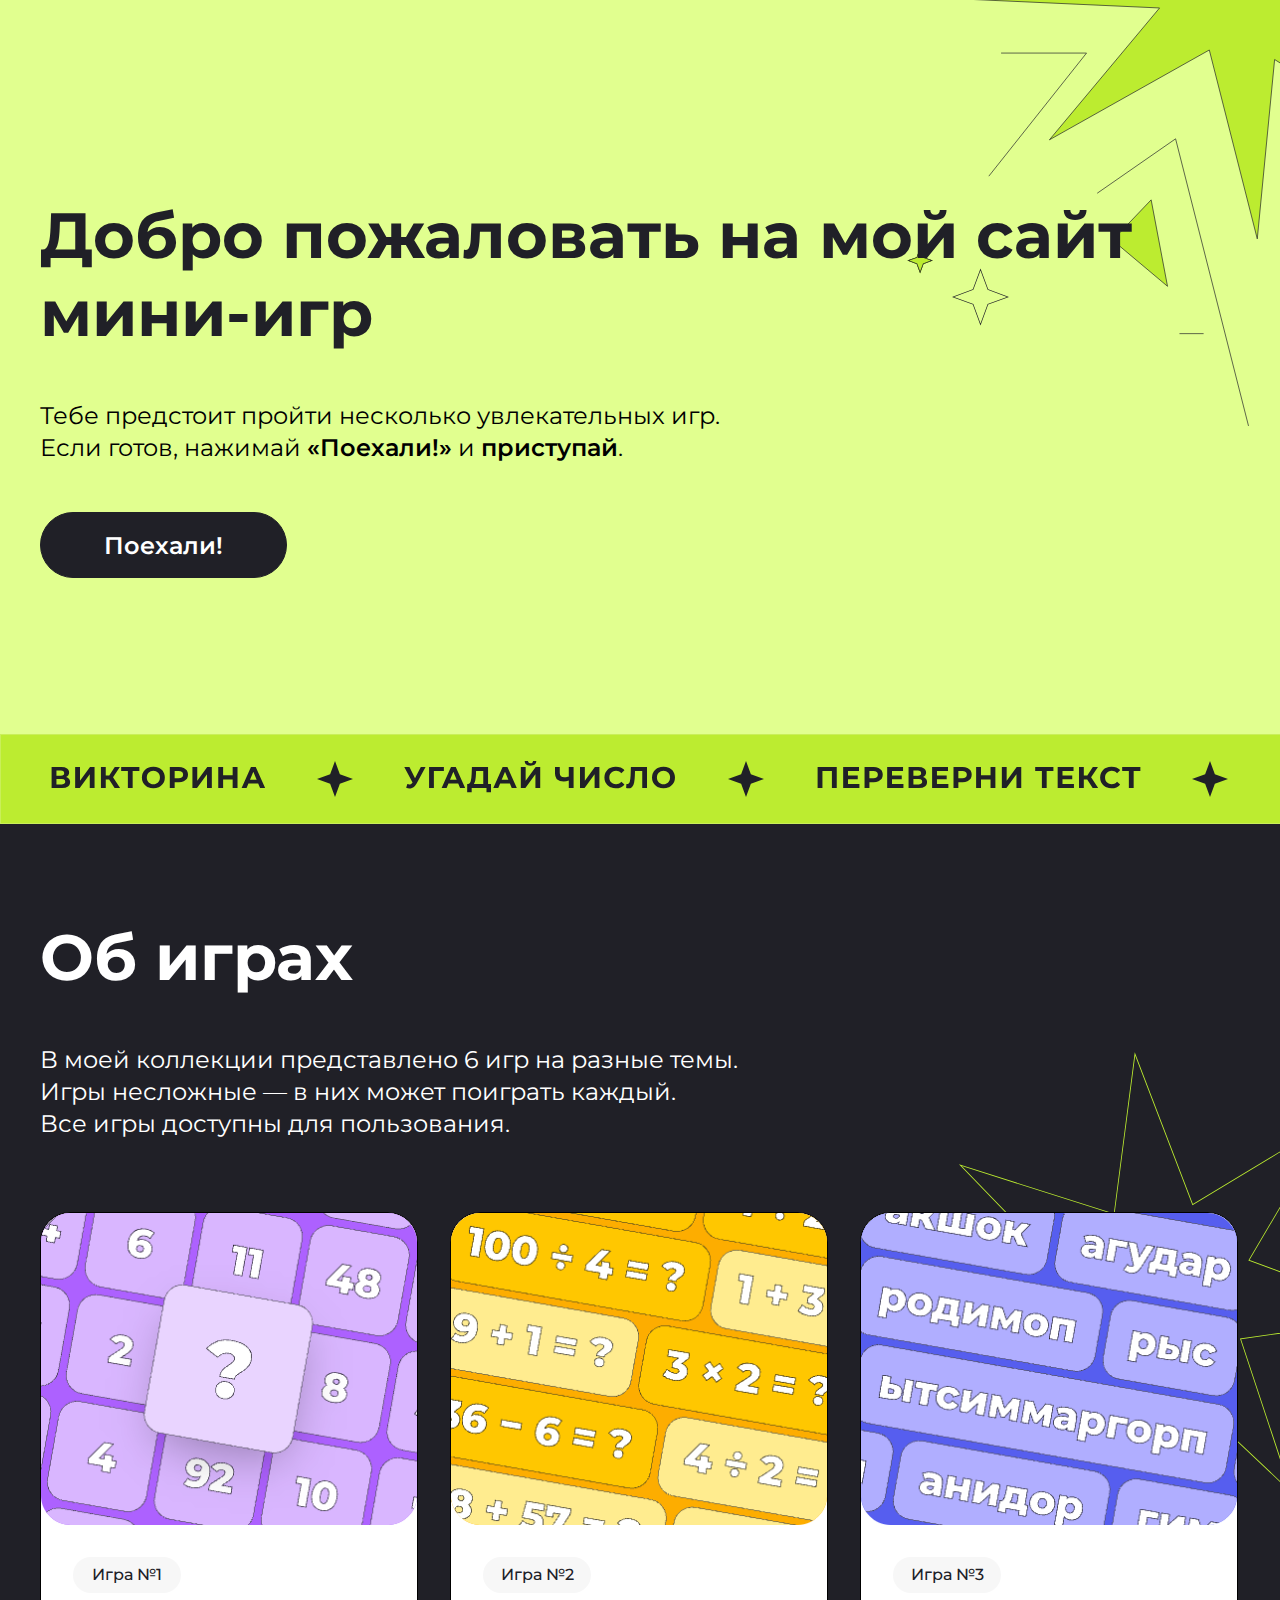
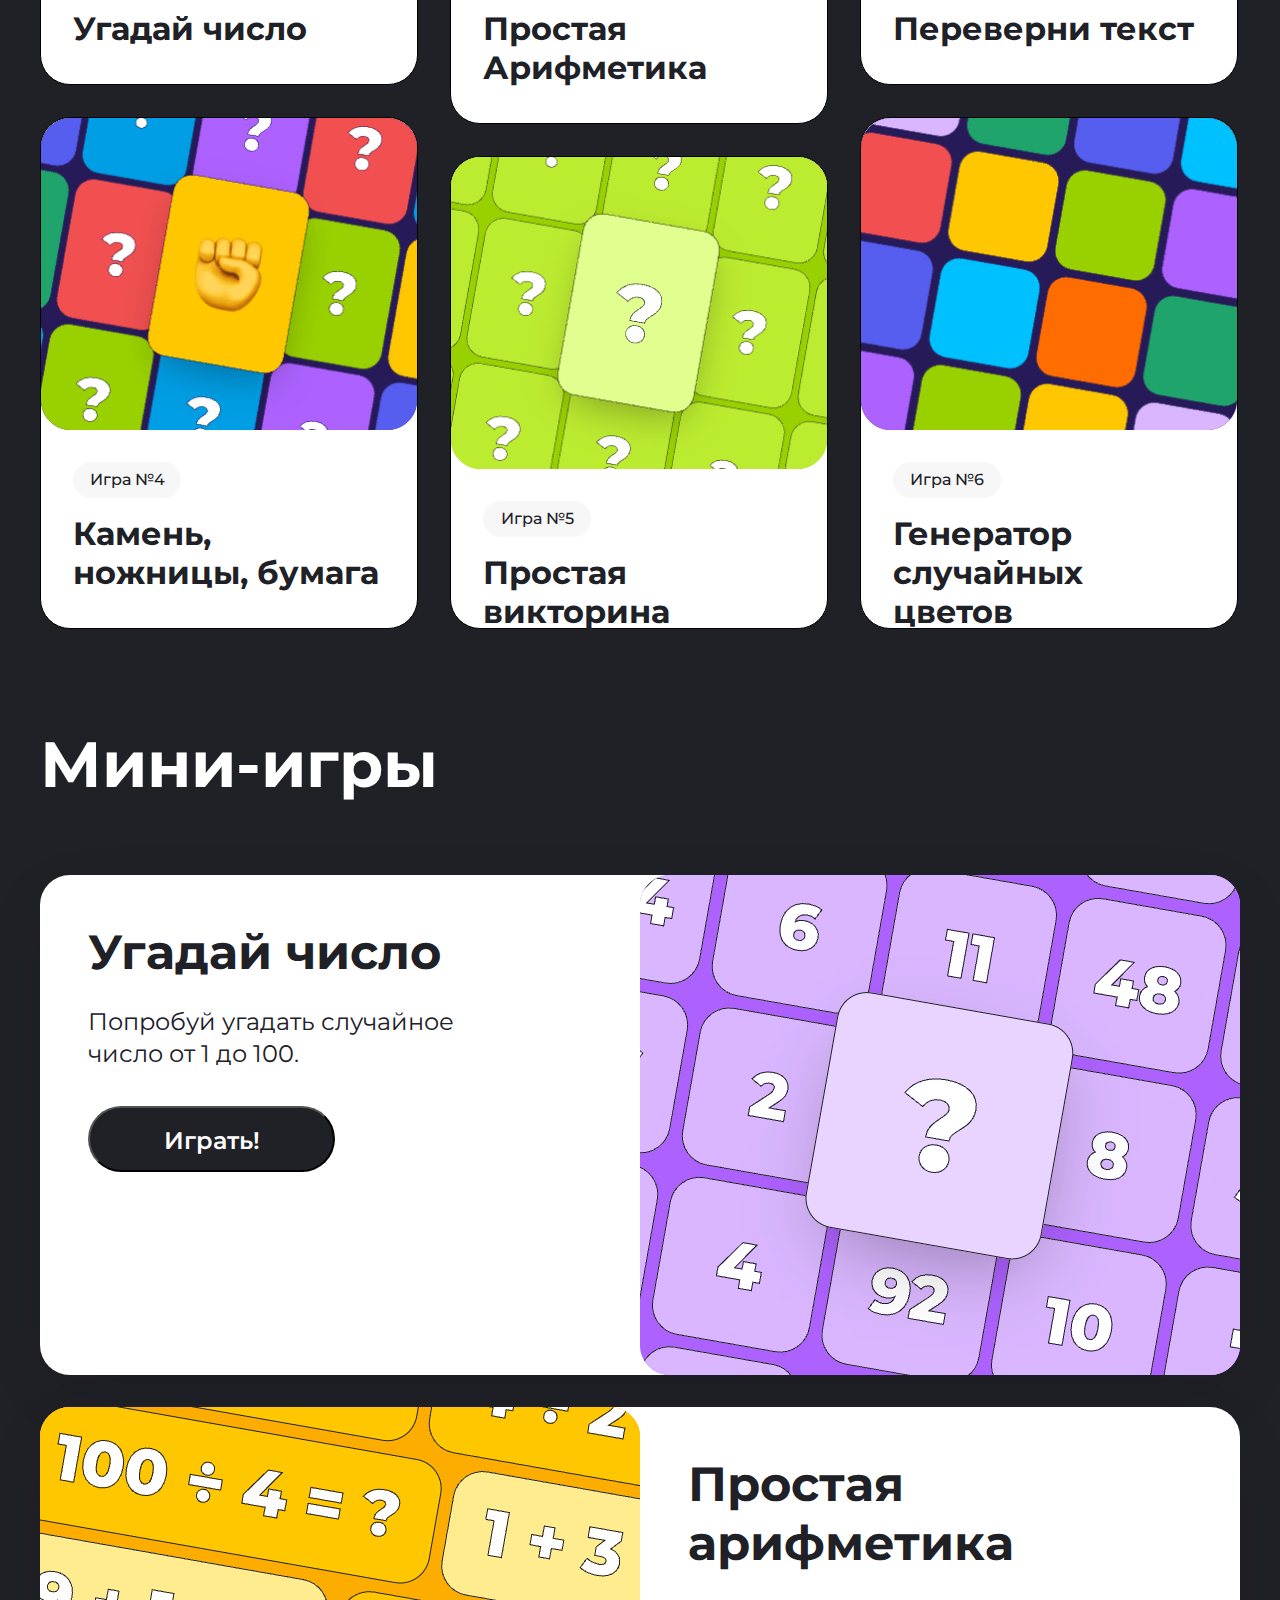
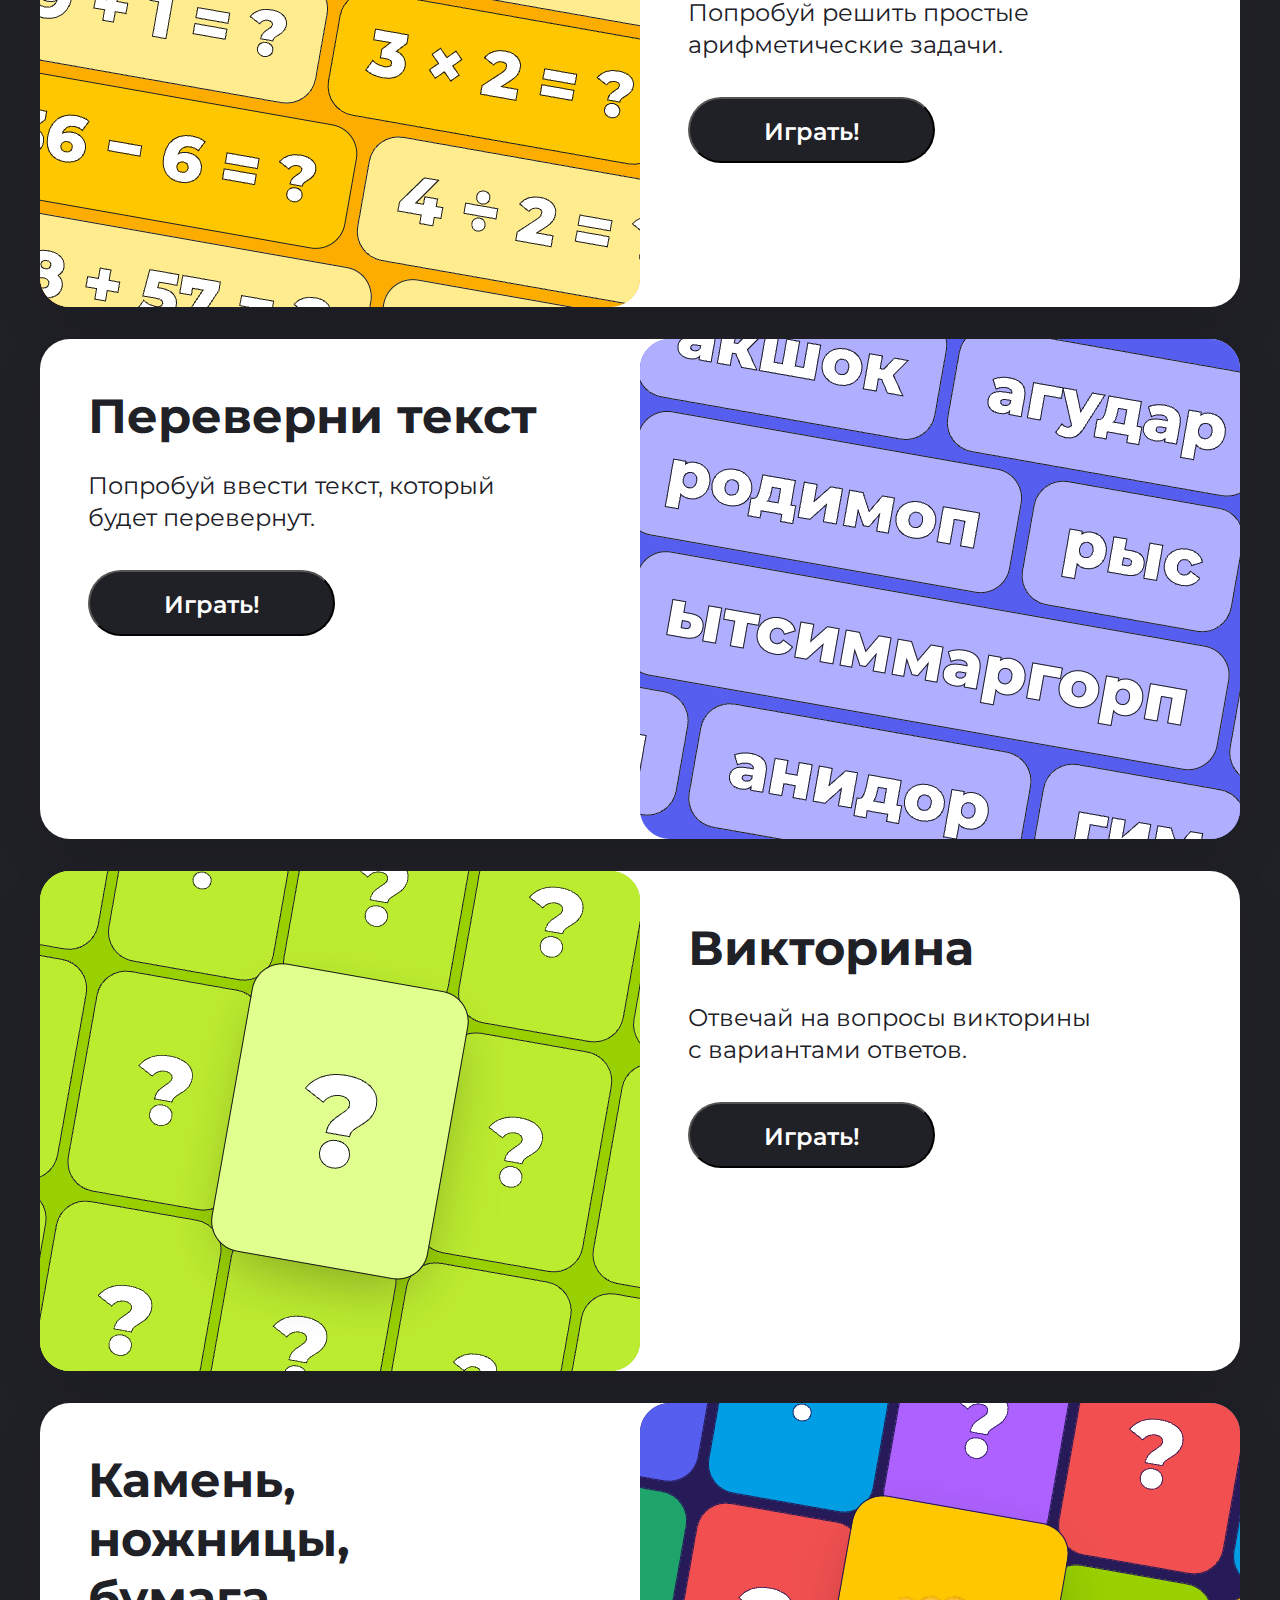
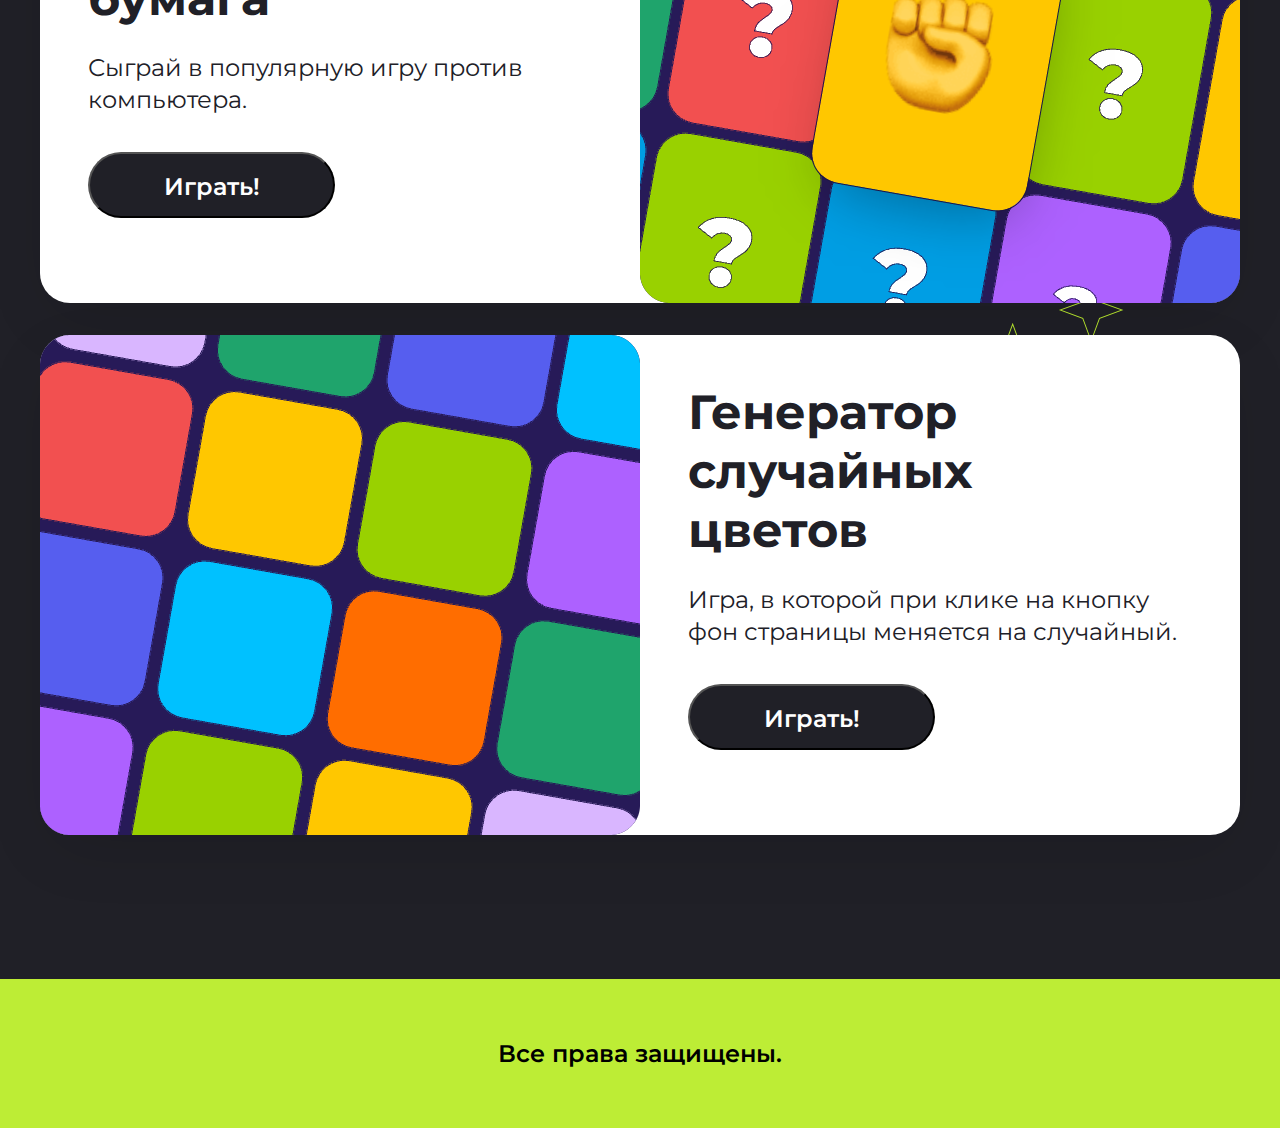
<file: index.html>
<!DOCTYPE html>
<html lang="en">
  <head>
    <meta charset="UTF-8" />
    <meta name="viewport" content="width=device-width, initial-scale=1.0" />
    <link rel="stylesheet" href="style.css"/>
    <title>Document</title>    
    <link rel="preconnect" href="https://fonts.googleapis.com">
    <link rel="preconnect" href="https://fonts.gstatic.com" crossorigin>
    <link href="https://fonts.googleapis.com/css2?family=Montserrat:ital,wght@0,100..900;1,100..900&display=swap" rel="stylesheet">
  </head>
  <body>
    <header class="header">
        <div class="header__box center">
            <h1 class="header__title">Добро пожаловать на мой сайт мини-игр</h1>
            <p class="header__text">Тебе предстоит пройти несколько увлекательных игр. <br> Если готов, нажимай <span class="header__text-bold">«Поехали!»</span> и <span class="header__text-bold">приступай</span>.</p>
            <a href="#game-preview" class="header__button">Поехали!</a>
        </div>
        <div class="header__line"></div>
    </header>
    <main>
        <div class="game-preview center " id="game-preview">
            <div class="game-preview__info">
                <h2 class="game-preview__title">Об играх</h2>
                <p class="game-preview__text">В моей коллекции представлено 6 игр на разные темы. <br>Игры несложные — в них
                    может поиграть каждый.
                    <br>Все игры доступны для пользования.
                </p>
            </div>

            <div class="cart">
                <div class="cart__conteiner">
                    <a href="#card1" class="card-link">                    
                        <div class="cart__item">                        
                            <img class="cart__img" src="img/Обложка карточки 1-1.png" alt="">
                            <div class="cart__info info">
                                <div class="info__number">
                                    <p class="info__text">Игра №1</p>
                                </div>
                                <h3 class="info__title">Угадай число</h3>
                            </div>                    
                        </div>
                    </a>

                    <a href="#card4" class="card-link">
                        <div class="cart__item-big">
                            <img class="cart__img" src="img/Обложка карточки 1-4.png" alt="">
                            <div class="cart__info info">
                                <div class="info__number">
                                    <p class="info__text">Игра №4</p>
                                </div>
                                <h3 class="info__title">Камень, ножницы, бумага</h3>
                            </div>                    
                        </div>
                    </a>

                </div>
                
                <div class="cart__conteiner">

                    <a href="#card2" class="card-link">
                        <div class="cart__item-big">
                            <img class="cart__img" src="img/Обложка карточки 1-2.png" alt="">
                            <div class="cart__info info">
                                <div class="info__number">
                                    <p class="info__text">Игра №2</p>
                                </div>
                                <h3 class="info__title">Простая Арифметика</h3>
                            </div>                    
                        </div>
                    </a>

                    <a href="#card5" class="card-link">
                        <div class="cart__item">
                            <img class="cart__img" src="img/Обложка карточки 1-5.png" alt="">
                            <div class="cart__info info">
                                <div class="info__number">
                                    <p class="info__text">Игра №5</p>
                                </div>
                                <h3 class="info__title">Простая викторина</h3>
                            </div>                    
                        </div>
                    </a>
                    
                </div>
                
                <div class="cart__conteiner">
                    <a href="#card3" class="card-link">
                        <div class="cart__item">
                            <img class="cart__img" src="img/Обложка карточки 1-3.png" alt="">
                            <div class="cart__info info">
                                <div class="info__number">
                                    <p class="info__text">Игра №3</p>
                                </div>
                                <h3 class="info__title">Переверни текст</h3>
                            </div>                    
                        </div>
                    </a>

                    <a href="#card6" class="card-link">
                        <div class="cart__item-big">
                            <img class="cart__img" src="img/Обложка карточки 1-6.png" alt="">
                            <div class="cart__info info">
                                <div class="info__number">
                                    <p class="info__text">Игра №6</p>
                                </div>
                                <h3 class="info__title">Генератор случайных цветов</h3>
                            </div>                    
                        </div>  
                    </a>
                </div>
            </div>           
        </div>
            <div class="game center">
                <div class="game__content">
                    <h2 class="game__title">Мини-игры</h2>
                </div>
                <div class="game__box">
                    <div id="card1" class="game__cart">
                        <div class="cart__content">
                            <h3 class="cart__title">Угадай число
                                 
                            </h3>
                            <p class="cart__text">Попробуй угадать случайное <br> число от 1 до 100.</p>
                            <button class="cart__button" id="startGameButton">
                                <h3 class="button__text">Играть!</h3>
                            </button>
                        </div>
                            <img class="cart__img" src= "img/Обложка карточки2-1.png"  alt="Картинка 1">
                    </div>
                    <div id="card2" class="game__cart-other">
                        <div class="cart__content">
                            <h3 class="cart__title">Простая <br> арифметика</h3>
                            <p class="cart__text">Попробуй решить простые арифметические задачи.</p>
                            <button class="cart__button" id="startSecondGameButton">
                                <h3 class="button__text">Играть!</h3>
                            </button>
                        </div>
                        <img class="cart__img" src="img/Обложка карточки 2-2.png" alt="Картинка 2">
                    </div>
                    <div id="card3" class="game__cart">
                        <div class="cart__content">
                            <h3 class="cart__title">Переверни текст</h3>
                            <p class="cart__text">Попробуй ввести текст, который <br> будет перевернут.</p>
                            <button class="cart__button" id="playButton">
                                <h3 class="button__text">Играть!</h3>
                            </button>
                        </div>
                            <img class="cart__img" src= "img/Обложка карточки 2-3.png"  alt="Картинка 3">
                    </div>
                    <div id="card5" class="game__cart-other">
                        <div class="cart__content">
                            <h3 class="cart__title">Викторина</h3>
                            <p class="cart__text">Отвечай на вопросы викторины <br> с вариантами ответов.</p>
                            <button class="cart__button" onclick="startQuiz()">
                                <h3 class="button__text">Играть!</h3>
                            </button>
                        </div>
                            <img class="cart__img" src= "img/Обложка карточки 2-4.png"  alt="Картинка 4">
                    </div>
                    <div id="card4" class="game__cart">
                        <div class="cart__content">
                            <h3 class="cart__title">Камень, <br> ножницы, <br> бумага</h3>
                            <p class="cart__text">Сыграй в популярную игру против компьютера.</p>
                            <button class="cart__button" onclick="playFiveGame()">
                                <h3 class="button__text">Играть!</h3>
                            </button>
                        </div>
                            <img class="cart__img" src= "img/Обложка карточки 2-5.png"  alt="Картинка 5">
                    </div>
                
                    <div id="card6" class="game__cart-other">
                        <div class="cart__content">
                            <h3 class="cart__title">Генератор <br> случайных <br> цветов</h3>
                            <p class="cart__text">Игра, в которой при клике на кнопку фон страницы меняется на случайный.</p>
                            <button class="cart__button" id="changeColorBtn">
                                <h3 class="button__text">Играть!</h3>
                            </button>
                        </div>
                            <img class="cart__img" src= "img/Обложка карточки 2-6.png"  alt="Картинка 6">
                    </div>
                </div>
            </div>
    </main>
    <footer class="footer">
        <h3 class="footer__title">Все права защищены.</h3>
    </footer>
    <script src="1game.js"></script>
    <script src="2game.js"></script>
    <script src="3game.js"></script>
    <script src="4game.js"></script>
    <script src="5game.js"></script>
    <script src="6game.js"></script>
  </body>
</html>
</file>
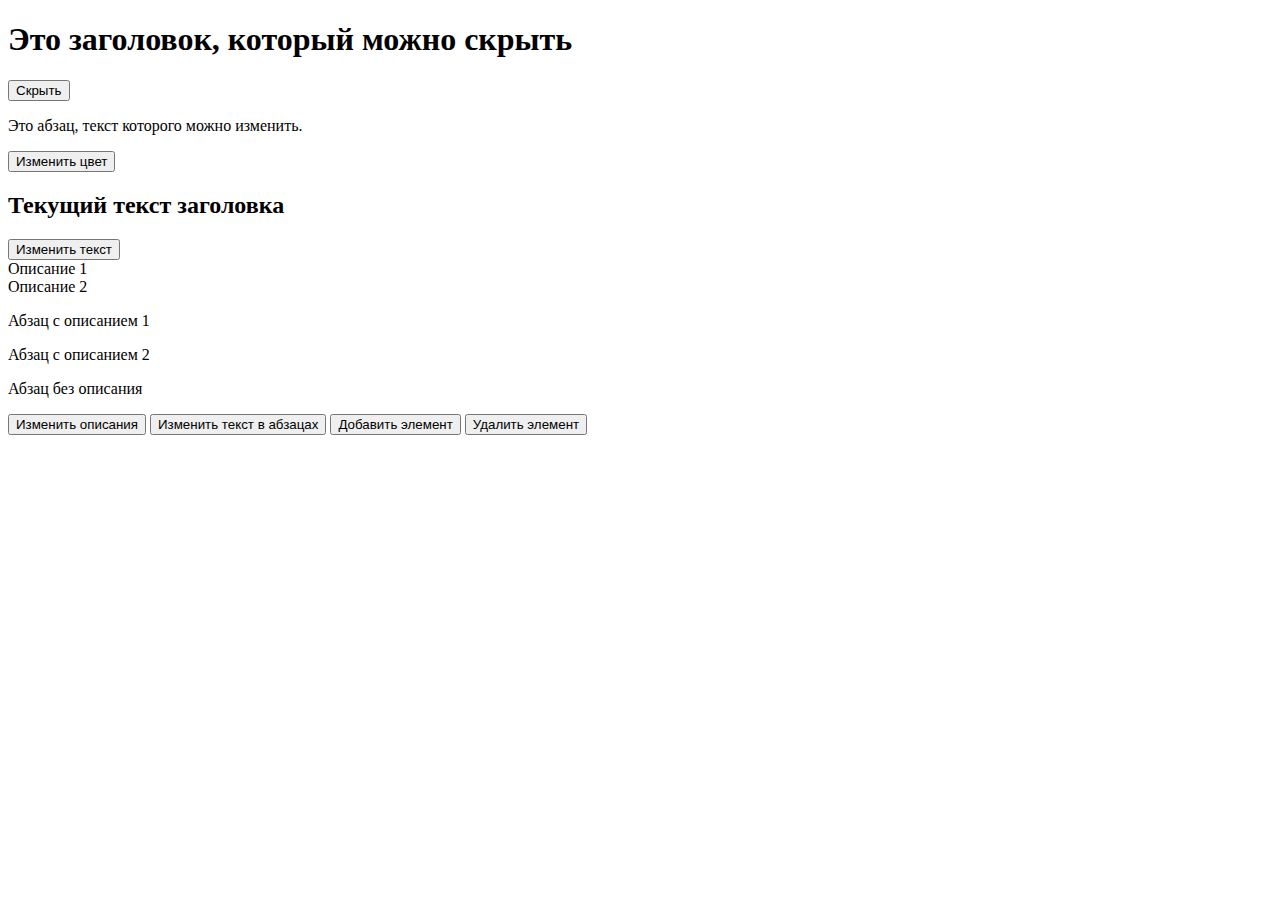
<file: hw9.html>
<!DOCTYPE html>
<html lang="ru">
<head>
    <meta charset="UTF-8">
    <meta name="viewport" content="width=device-width, initial-scale=1.0">
    <title>Удаление элемента</title>
    <style>
        #header {
            transition: opacity 0.5s;
        }
    </style>
</head>
<body>
    <h1 id="header">Это заголовок, который можно скрыть</h1>
    <button id="toggleButton">Скрыть</button>
    
    <p id="paragraph">Это абзац, текст которого можно изменить.</p>
    <button id="colorButton">Изменить цвет</button>
    
    <h2 id="changeTextHeader">Текущий текст заголовка</h2>
    <button id="changeTextButton">Изменить текст</button>
    
    <div class="description">Описание 1</div>
    <div class="description">Описание 2</div>
    <p class="description">Абзац с описанием 1</p>
    <p class="description">Абзац с описанием 2</p>
    <p>Абзац без описания</p>
    <button id="changeDescriptionButton">Изменить описания</button>
    
    <button id="changeParagraphsButton">Изменить текст в абзацах</button>
    
    <button id="addParagraphButton">Добавить элемент</button>
    
    <button id="removeDescriptionButton">Удалить элемент</button>
    
    <script>
        const header = document.querySelector('#header');
        const toggleButton = document.querySelector('#toggleButton');
        const paragraph = document.querySelector('#paragraph');
        const colorButton = document.querySelector('#colorButton');
        const changeTextHeader = document.querySelector('#changeTextHeader');
        const changeTextButton = document.querySelector('#changeTextButton');
        const changeDescriptionButton = document.querySelector('#changeDescriptionButton');
        const changeParagraphsButton = document.querySelector('#changeParagraphsButton');
        const addParagraphButton = document.querySelector('#addParagraphButton');
        const removeDescriptionButton = document.querySelector('#removeDescriptionButton');

        let isHidden = false;

        toggleButton.addEventListener('click', () => {
            if (isHidden) {
                header.style.display = 'block';
                toggleButton.textContent = 'Скрыть';
            } else {
                header.style.display = 'none';
                toggleButton.textContent = 'Показать';
            }
            isHidden = !isHidden; 
        });

        colorButton.addEventListener('click', () => {
            paragraph.style.color = 'blue'; 
        });

        changeTextButton.addEventListener('click', () => {
            changeTextHeader.textContent = 'Привет, мир!'; 
        });

        changeDescriptionButton.addEventListener('click', () => {
            const descriptions = document.querySelectorAll('.description'); 
            descriptions.forEach((element) => {
                element.textContent = 'Измененный текст'; 
            });
        });

        changeParagraphsButton.addEventListener('click', () => {
            const descriptionParagraphs = document.querySelectorAll('p.description'); 
            descriptionParagraphs.forEach((paragraph) => {
                paragraph.textContent = 'Новый текст';
            });
        });

        addParagraphButton.addEventListener('click', () => {
            const newParagraph = document.createElement('p'); 
            newParagraph.textContent = 'Новый абзац'; 
            document.body.appendChild(newParagraph); 
        });

        removeDescriptionButton.addEventListener('click', () => {
            const firstDescription = document.querySelector('.description'); 
            if (firstDescription) {
                firstDescription.remove(); 
            }
        });
    </script>
</body>
</html>
</file>
<file: style.css>
* {
  margin: 0;
  padding: 0;
}

.center {
  padding-left: calc(50% - 600px);
  padding-right: calc(50% - 600px);
}

.footer {
  background: rgb(189, 237, 53);
}
.footer__title {
  color: rgb(0, 0, 0);
  font-family: Montserrat;
  font-size: 24px;
  font-weight: 600;
  line-height: 29px;
  letter-spacing: 0px;
  text-align: center;
  padding-top: 60px;
  padding-bottom: 60px;
}

.header {
  background-color: rgb(225, 255, 143);
  background-image: url(img/Group\ 1.svg);
  position: relative;
  background-repeat: no-repeat;
  background-size: 100%;
  height: 100%;
  background-position: calc(100% + 300px) calc(0% - 350px);
}
.header__box {
  align-items: flex-start;
  gap: 48;
  padding-top: 196px;
  padding-bottom: 156px;
  display: flex;
  flex-direction: column;
  flex-wrap: wrap;
}
.header__line {
  background-image: url(img/Group\ 1\ \(2\).svg);
  overflow: hidden;
}
.header__title {
  color: rgb(32, 32, 39);
  font-family: "Montserrat", sans-serif;
  font-size: 64px;
  font-weight: 700;
  line-height: 78px;
  letter-spacing: 0px;
  text-align: left;
  padding-bottom: 48px;
}
.header__text {
  font-size: 24px;
  font-weight: 400;
  line-height: 32px;
  padding-bottom: 48px;
  font-family: "Montserrat", sans-serif;
}
.header__text-bold {
  font-weight: 600;
  font-size: 24px;
  line-height: 32px;
  font-family: "Montserrat", sans-serif;
}
.header__button {
  box-sizing: border-box;
  border: 1px solid rgb(32, 32, 39);
  border-radius: 60px;
  background: rgb(32, 32, 39);
  width: 247px;
  height: 66px;
  padding: 16px 28px;
  color: rgb(255, 255, 255);
  font-family: "Montserrat", sans-serif;
  font-size: 24px;
  font-weight: 600;
  line-height: 141.69%;
  text-align: center;
  text-decoration: none;
  display: inline-block;
  cursor: pointer;
  transition: background 0.3s, color 0.3s, border-color 0.3s;
}
.header__button:hover {
  background: rgb(255, 255, 255);
  color: rgb(0, 0, 0);
  border: 1px solid rgb(32, 32, 39);
}
.header__line {
  background-color: rgb(188, 236, 48);
  height: 90px;
}

.game-preview {
  background-color: rgb(32, 32, 39);
  height: 100%;
  background-image: url(img/stars-games.svg);
  background-repeat: no-repeat;
  background-size: 100%;
  background-position: calc(100% + 150px) calc(0% + 200px);
}
.game-preview__info {
  display: flex;
  flex-direction: column;
  gap: 24px;
  padding-top: 94px;
}
.game-preview__title {
  color: rgb(255, 255, 255);
  font-family: "Montserrat", sans-serif;
  font-size: 64px;
  font-weight: 700;
  line-height: 78px;
  letter-spacing: 0px;
  padding-bottom: 24px;
}
.game-preview__text {
  color: rgb(255, 255, 255);
  font-family: "Montserrat", sans-serif;
  font-size: 24px;
  font-weight: 400;
  line-height: 32px;
}
.game-preview .cart {
  display: flex;
  gap: 32px;
  flex-wrap: wrap;
  padding-top: 72px;
  padding-bottom: 50px;
}
.game-preview .cart__conteiner {
  display: flex;
  flex-direction: column;
  gap: 32px;
}
.game-preview .cart__item {
  box-sizing: border-box;
  border: 1px solid rgb(0, 0, 0);
  border-radius: 30px;
  background: rgb(255, 255, 255);
  display: flex;
  flex-direction: column;
  transition: transform 0.3s;
  position: relative;
  width: 378px;
  height: 473px;
}
.game-preview .cart__item-big {
  box-sizing: border-box;
  border: 1px solid rgb(0, 0, 0);
  border-radius: 30px;
  background: rgb(255, 255, 255);
  display: flex;
  flex-direction: column;
  transition: transform 0.3s;
  position: relative;
  width: 378px;
  height: 512px;
}
.game-preview .cart__img {
  width: 100%;
  height: 100%;
}
.game-preview .cart__item:hover {
  transform: scale(1.05);
}
.game-preview .cart__item-big:hover {
  transform: scale(1.05);
}
.game-preview .info {
  display: flex;
  flex-direction: column;
  gap: 16px;
  padding: 32px 32px 36px 32px;
}
.game-preview .info__number {
  font-weight: 500;
  line-height: 110%;
  text-align: left;
  border-radius: 52.58px;
  background: rgb(247, 247, 247);
  width: 108px;
  height: 36px;
  display: flex;
  align-items: center;
  justify-content: space-around;
  font-family: "Montserrat", sans-serif;
}
.game-preview .info__text {
  display: flex;
  color: rgb(32, 32, 39);
  font-family: "Montserrat", sans-serif;
  font-size: 16px;
  padding: 8px 16px 10px 16px;
  color: rgb(32, 32, 39);
  font-size: 16px;
}
.game-preview .info__title {
  color: rgb(32, 32, 39);
  font-family: "Montserrat", sans-serif;
  font-size: 32px;
  font-weight: 700;
  line-height: 39px;
  letter-spacing: 0px;
  text-align: left;
}

.game {
  background-color: rgb(32, 32, 39);
  height: 100%;
  background-image: url(img/Group\ 4.svg);
  background-repeat: no-repeat;
  background-size: cover;
  background-position: calc(100% - 150px) calc(0% - 1000px);
}
.game__content {
  display: flex;
  flex-direction: column;
  gap: 24px;
  padding-top: 46px;
}
.game__title {
  color: rgb(255, 255, 255);
  font-family: "Montserrat", sans-serif;
  font-size: 64px;
  font-weight: 700;
  line-height: 78px;
  padding-bottom: 72px;
}
.game__box {
  display: flex;
  flex-direction: column;
  gap: 32px;
  padding-bottom: 144px;
}
.game__cart {
  border-radius: 30px;
  box-shadow: 0px 20px 67px -12px rgba(0, 0, 0, 0.13);
  background: rgb(255, 255, 255);
  width: 1200px;
  height: 500px;
  display: flex;
}
.game__cart-other {
  border-radius: 30px;
  box-shadow: 0px 20px 67px -12px rgba(0, 0, 0, 0.13);
  background: rgb(255, 255, 255);
  width: 1200px;
  height: 500px;
  display: flex;
  flex-direction: row-reverse;
}

.cart__content {
  padding: 48px;
  flex: 1;
}
.cart__title {
  color: rgb(32, 32, 39);
  font-family: "Montserrat", sans-serif;
  font-size: 48px;
  font-weight: 700;
  line-height: 59px;
  padding-bottom: 24px;
}
.cart__text {
  color: rgb(32, 32, 39);
  font-family: "Montserrat", sans-serif;
  font-size: 24px;
  font-weight: 400;
  line-height: 32px;
  padding-bottom: 36px;
}
.cart__img {
  width: 50%;
  height: auto;
  -o-object-fit: cover;
     object-fit: cover;
}

.cart__button {
  border-radius: 60px;
  background: rgb(32, 32, 39);
  width: 247px;
  height: 66px;
  transition: background 0.3s, color 0.3s, transform 0.3s;
  cursor: pointer;
}

.button__text {
  color: rgb(255, 255, 255);
  font-family: "Montserrat", sans-serif;
  font-size: 24px;
  font-weight: 600;
  line-height: 141.69%;
  text-align: center;
  padding: 16px 28px;
}

.cart__button:hover {
  background: rgb(255, 255, 255);
}

.cart__button:hover .button__text {
  color: rgb(0, 0, 0);
}

.card-link {
  text-decoration: none;
}

@media (max-width: 767px) {
  br {
    display: none;
  }
  .center {
    padding-left: 16px;
    padding-right: 16px;
  }
  .header {
    height: 700px;
    background-image: url(img/mobile-stars.svg);
    background-repeat: no-repeat;
    background-size: 115%;
    background-position: calc(100% + 125px) calc(0% - 110px);
  }
  .header__box {
    padding-top: 147px;
    display: flex;
    flex-direction: column;
    flex-wrap: nowrap;
    align-items: center;
    height: 371px;
  }
  .header__line {
    background-image: url(img/Page\ 1.svg);
    overflow: hidden;
    height: 51px;
    background-repeat: no-repeat;
  }
  .header__title {
    width: 262px;
    font-size: 40px;
    font-weight: 700;
    line-height: 49px;
    text-align: center;
  }
  .header__text {
    width: 296px;
    font-size: 16px;
    font-weight: 400;
    line-height: 20px;
    text-align: center;
    padding-bottom: 36px;
  }
  .header__text-bold {
    font-size: 16px;
    font-weight: 600;
    line-height: 20px;
  }
  .header__button {
    width: 285px;
    height: 55px;
    font-size: 16px;
    font-weight: 600;
    line-height: 141.69%;
  }
  .header__button:hover {
    background: rgb(32, 32, 39);
    color: rgb(255, 255, 255);
  }
  .game-preview {
    display: none;
  }
  .background {
    background-color: rgb(32, 32, 39);
  }
  .game {
    height: 100%;
    max-width: 767px;
  }
  .game__title {
    color: rgb(255, 255, 255);
    font-family: "Montserrat", sans-serif;
    font-size: 40px;
    font-weight: 700;
    line-height: 49px;
    padding-bottom: 48px;
  }
  .game__box {
    display: flex;
    flex-direction: column;
    gap: 24px;
    width: 100%;
    padding-bottom: 48px;
  }
  .game__cart {
    border-radius: 30px;
    box-shadow: 0px 20px 67px -12px rgba(0, 0, 0, 0.13);
    background: rgb(255, 255, 255);
    width: 343px;
    height: 568px;
    display: flex;
    flex-direction: column-reverse;
    overflow: hidden;
  }
  .game__cart-other {
    border-radius: 30px;
    box-shadow: 0px 20px 67px -12px rgba(0, 0, 0, 0.13);
    background: rgb(255, 255, 255);
    width: 343px;
    height: 568px;
    display: flex;
    flex-direction: column-reverse;
    overflow: hidden;
  }
  .cart__content {
    flex: 1;
    padding: 30px;
  }
  .cart__title {
    color: rgb(32, 32, 39);
    font-family: "Montserrat", sans-serif;
    font-size: 32px;
    font-weight: 700;
    line-height: 39px;
    padding-bottom: 16px;
  }
  .cart__text {
    color: rgb(0, 0, 0);
    font-family: "Montserrat", sans-serif;
    font-size: 16px;
    font-weight: 400;
    line-height: 20px;
    padding-bottom: 32px;
  }
  .cart__img {
    width: 100%;
    height: 50%;
    -o-object-fit: cover;
       object-fit: cover;
  }
  .cart__button {
    box-sizing: border-box;
    border: 1px solid rgb(32, 32, 39);
    border-radius: 60px;
    background: rgb(32, 32, 39);
  }
}
@media (min-width: 768px) and (max-width: 1024px) {
  br {
    display: none;
  }
  .center {
    padding-left: 16px;
    padding-right: 16px;
  }
  .header {
    height: 700px;
    background-image: url(img/mobile-stars.svg);
    background-repeat: no-repeat;
    background-size: 115%;
    background-position: calc(100% + 125px) calc(0% - 110px);
  }
  .header__box {
    padding-top: 147px;
    display: flex;
    flex-direction: column;
    flex-wrap: nowrap;
    align-items: center;
    height: 371px;
  }
  .header__line {
    background-image: url(img/Page\ 1.svg);
    overflow: hidden;
    height: 51px;
    background-repeat: no-repeat;
  }
  .header__title {
    width: 262px;
    font-size: 40px;
    font-weight: 700;
    line-height: 49px;
    text-align: center;
  }
  .header__text {
    width: 296px;
    font-size: 16px;
    font-weight: 400;
    line-height: 20px;
    text-align: center;
    padding-bottom: 36px;
  }
  .header__text-bold {
    font-size: 16px;
    font-weight: 600;
    line-height: 20px;
  }
  .header__button {
    width: 285px;
    height: 55px;
    font-size: 16px;
    font-weight: 600;
    line-height: 141.69%;
  }
  .header__button:hover {
    background: rgb(32, 32, 39);
    color: rgb(255, 255, 255);
  }
  .game-preview {
    display: none;
  }
  .game {
    height: 100%;
  }
  .game__title {
    color: rgb(255, 255, 255);
    font-family: "Montserrat", sans-serif;
    font-size: 40px;
    font-weight: 700;
    line-height: 49px;
    padding-bottom: 48px;
  }
  .game__box {
    display: flex;
    flex-wrap: wrap;
    gap: 24px;
    width: 100%;
    padding-bottom: 48px;
    flex-direction: row;
    justify-content: space-evenly;
  }
  .game__cart, .game__cart-other {
    border-radius: 30px;
    box-shadow: 0px 20px 67px -12px rgba(0, 0, 0, 0.13);
    background: rgb(255, 255, 255);
    width: calc(50% - 12px);
    max-width: 343px;
    height: auto;
    display: flex;
    flex-direction: column-reverse;
    overflow: hidden;
  }
  .cart__content {
    flex: 1;
    padding: 30px;
    display: flex;
    flex-direction: column;
    justify-content: space-between;
  }
  .cart__title {
    color: rgb(32, 32, 39);
    font-family: "Montserrat", sans-serif;
    font-size: 32px;
    font-weight: 700;
    line-height: 39px;
    padding-bottom: 16px;
  }
  .cart__text {
    color: rgb(0, 0, 0);
    font-family: "Montserrat", sans-serif;
    font-size: 16px;
    font-weight: 400;
    line-height: 20px;
    padding-bottom: 32px;
  }
  .cart__img {
    width: 100%;
    -o-object-fit: cover;
       object-fit: cover;
  }
  .cart__button {
    box-sizing: border-box;
    border: 1px solid rgb(32, 32, 39);
    border-radius: 60px;
    background: rgb(32, 32, 39);
  }
}/*# sourceMappingURL=style.css.map */
</file>
